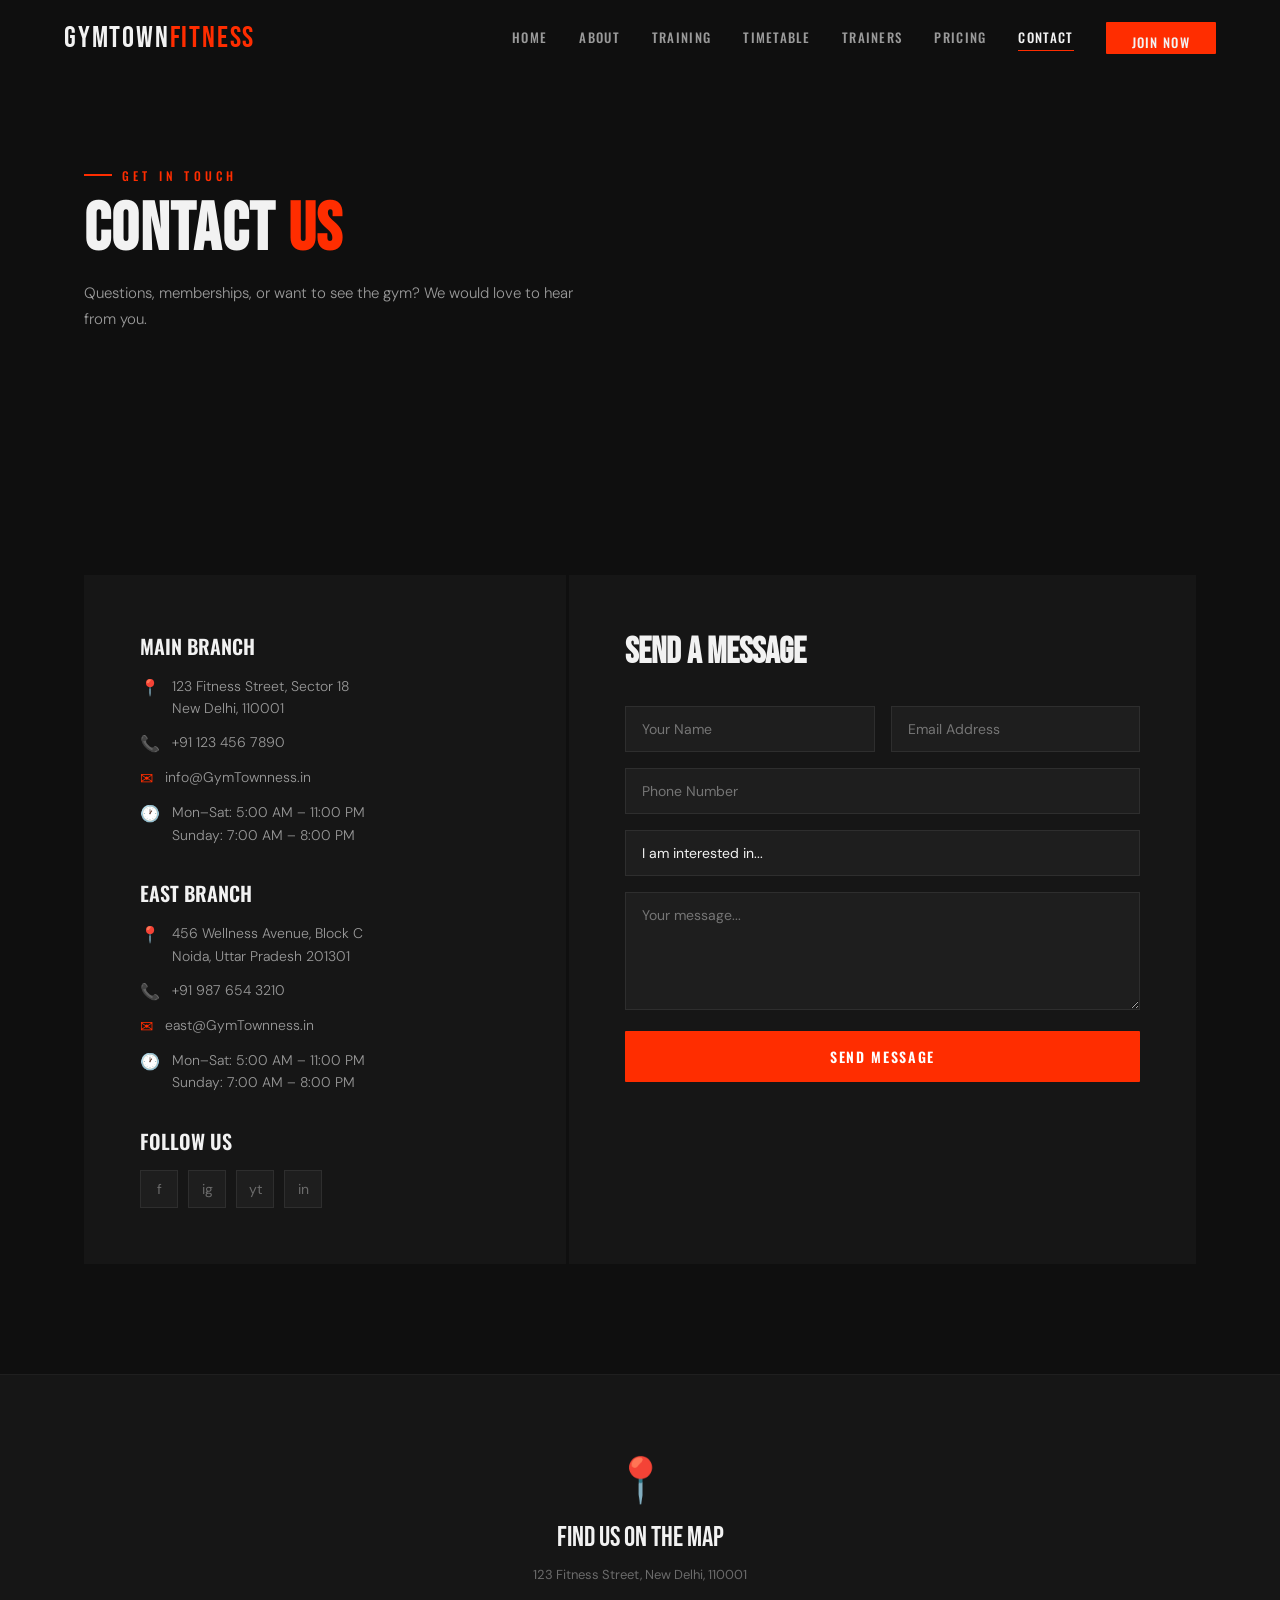
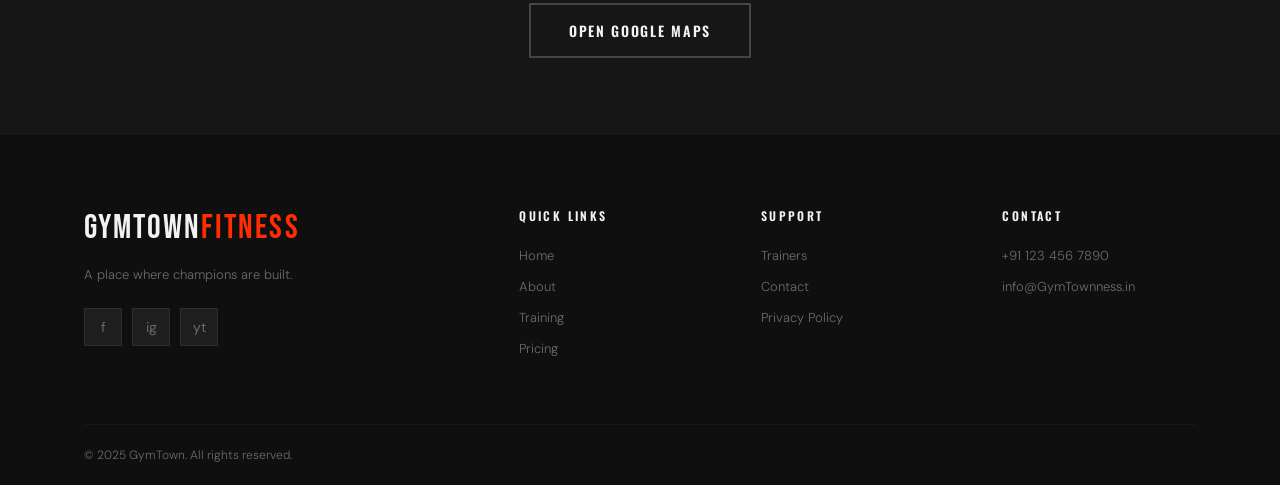
<file: pages/contact.html>
<!DOCTYPE html>
<html lang="en">
<head>
  <meta charset="UTF-8"/><meta name="viewport" content="width=device-width, initial-scale=1.0"/>
  <title>Contact | GymTownFitness</title>
  <link rel="stylesheet" href="../css/style.css"/>
</head>
<body>
<nav class="navbar">
  <a href="../index.html" class="logo">GymTown<span>Fitness</span></a>
  <div class="nav-links">
    <a href="../index.html">Home</a><a href="about.html">About</a>
    <a href="classes.html">Training</a><a href="timetable.html">Timetable</a>
    <a href="trainers.html">Trainers</a><a href="pricing.html">Pricing</a>
    <a href="contact.html" class="active">Contact</a><a href="contact.html" class="nav-cta">Join Now</a>
  </div>
  <div class="hamburger"><span></span><span></span><span></span></div>
</nav>

<div class="page-header">
  <div class="container page-header-inner">
    <div class="eyebrow">Get In Touch</div>
    <h1 class="section-title">Contact <span class="text-accent">Us</span></h1>
    <p class="section-sub">Questions, memberships, or want to see the gym? We would love to hear from you.</p>
  </div>
</div>

<section class="contact-bg section-pad">
  <div class="container">
    <div class="contact-grid">
      <div class="contact-info-box reveal">
        <h3>Main Branch</h3>
        <div class="c-row"><span class="c-icon">&#128205;</span><p>123 Fitness Street, Sector 18<br>New Delhi, 110001</p></div>
        <div class="c-row"><span class="c-icon">&#128222;</span><p><a href="tel:+911234567890">+91 123 456 7890</a></p></div>
        <div class="c-row"><span class="c-icon">&#9993;</span><p><a href="mailto:info@GymTownness.in">info@GymTownness.in</a></p></div>
        <div class="c-row"><span class="c-icon">&#128336;</span><p>Mon–Sat: 5:00 AM – 11:00 PM<br>Sunday: 7:00 AM – 8:00 PM</p></div>

        <h3>East Branch</h3>
        <div class="c-row"><span class="c-icon">&#128205;</span><p>456 Wellness Avenue, Block C<br>Noida, Uttar Pradesh 201301</p></div>
        <div class="c-row"><span class="c-icon">&#128222;</span><p><a href="tel:+919876543210">+91 987 654 3210</a></p></div>
        <div class="c-row"><span class="c-icon">&#9993;</span><p><a href="mailto:east@GymTownness.in">east@GymTownness.in</a></p></div>
        <div class="c-row"><span class="c-icon">&#128336;</span><p>Mon–Sat: 5:00 AM – 11:00 PM<br>Sunday: 7:00 AM – 8:00 PM</p></div>

        <h3>Follow Us</h3>
        <div style="display:flex;gap:10px;margin-top:8px">
          <div class="fsoc">f</div><div class="fsoc">ig</div>
          <div class="fsoc">yt</div><div class="fsoc">in</div>
        </div>
      </div>

      <div class="contact-form-box reveal">
        <h3>Send a Message</h3>
        <form id="contactForm" novalidate>
          <div class="f-row-2">
            <div class="f-group"><input type="text" placeholder="Your Name" required/></div>
            <div class="f-group"><input type="email" placeholder="Email Address" required/></div>
          </div>
          <div class="f-group"><input type="tel" placeholder="Phone Number"/></div>
          <div class="f-group">
            <select>
              <option value="">I am interested in...</option>
              <option>General Membership</option>
              <option>Personal Training</option>
              <option>Free Trial</option>
              <option>Class Schedule</option>
              <option>Corporate Membership</option>
              <option>Other</option>
            </select>
          </div>
          <div class="f-group"><textarea placeholder="Your message..." rows="5"></textarea></div>
          <button type="submit" class="btn btn-red submit-btn" style="width:100%;justify-content:center;border:none">Send Message</button>
        </form>
      </div>
    </div>
  </div>
</section>

<!-- Map placeholder -->
<div style="background:var(--dark2);height:360px;display:flex;flex-direction:column;align-items:center;justify-content:center;gap:12px;border-top:1px solid rgba(255,255,255,0.04)">
  <div style="font-size:44px">&#128205;</div>
  <div style="font-family:var(--display);font-size:28px;text-transform:uppercase">Find Us On The Map</div>
  <p style="font-size:13px;color:var(--gray)">123 Fitness Street, New Delhi, 110001</p>
  <a href="https://maps.google.com" target="_blank" rel="noopener" class="btn btn-ghost" style="margin-top:8px">Open Google Maps</a>
</div>

<footer><div class="container"><div class="foot-top"><div class="foot-brand"><div class="logo">GymTown<span>Fitness</span></div><p>A place where champions are built.</p><div class="foot-socials"><div class="fsoc">f</div><div class="fsoc">ig</div><div class="fsoc">yt</div></div></div><div class="foot-col"><h4>Quick Links</h4><ul><li><a href="../index.html">Home</a></li><li><a href="about.html">About</a></li><li><a href="classes.html">Training</a></li><li><a href="pricing.html">Pricing</a></li></ul></div><div class="foot-col"><h4>Support</h4><ul><li><a href="trainers.html">Trainers</a></li><li><a href="contact.html">Contact</a></li><li><a href="#">Privacy Policy</a></li></ul></div><div class="foot-col"><h4>Contact</h4><ul><li><a href="tel:+911234567890">+91 123 456 7890</a></li><li><a href="mailto:info@GymTownness.in">info@GymTownness.in</a></li></ul></div></div><div class="foot-bottom"><p>&copy; 2025 GymTown. All rights reserved.</p></div></div></footer>
<script src="../js/main.js"></script>
</body>
</html>
</file>
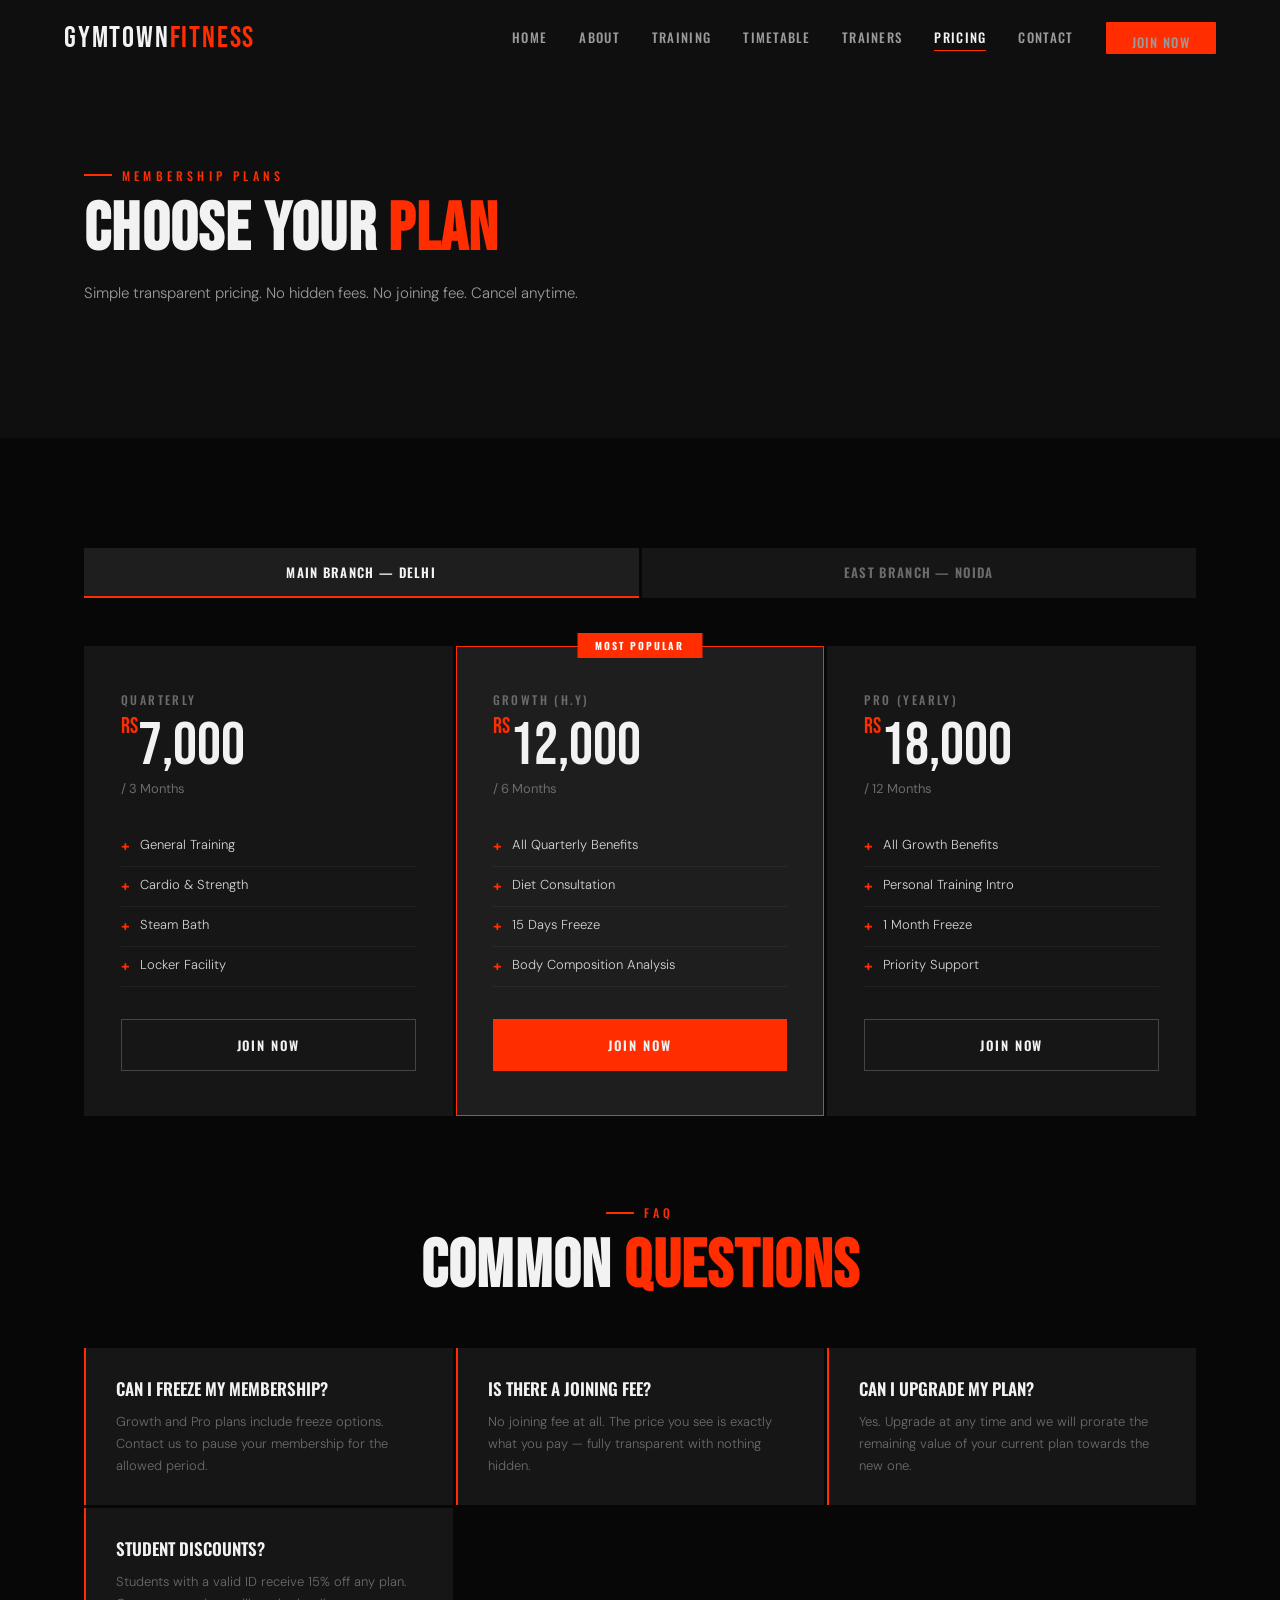
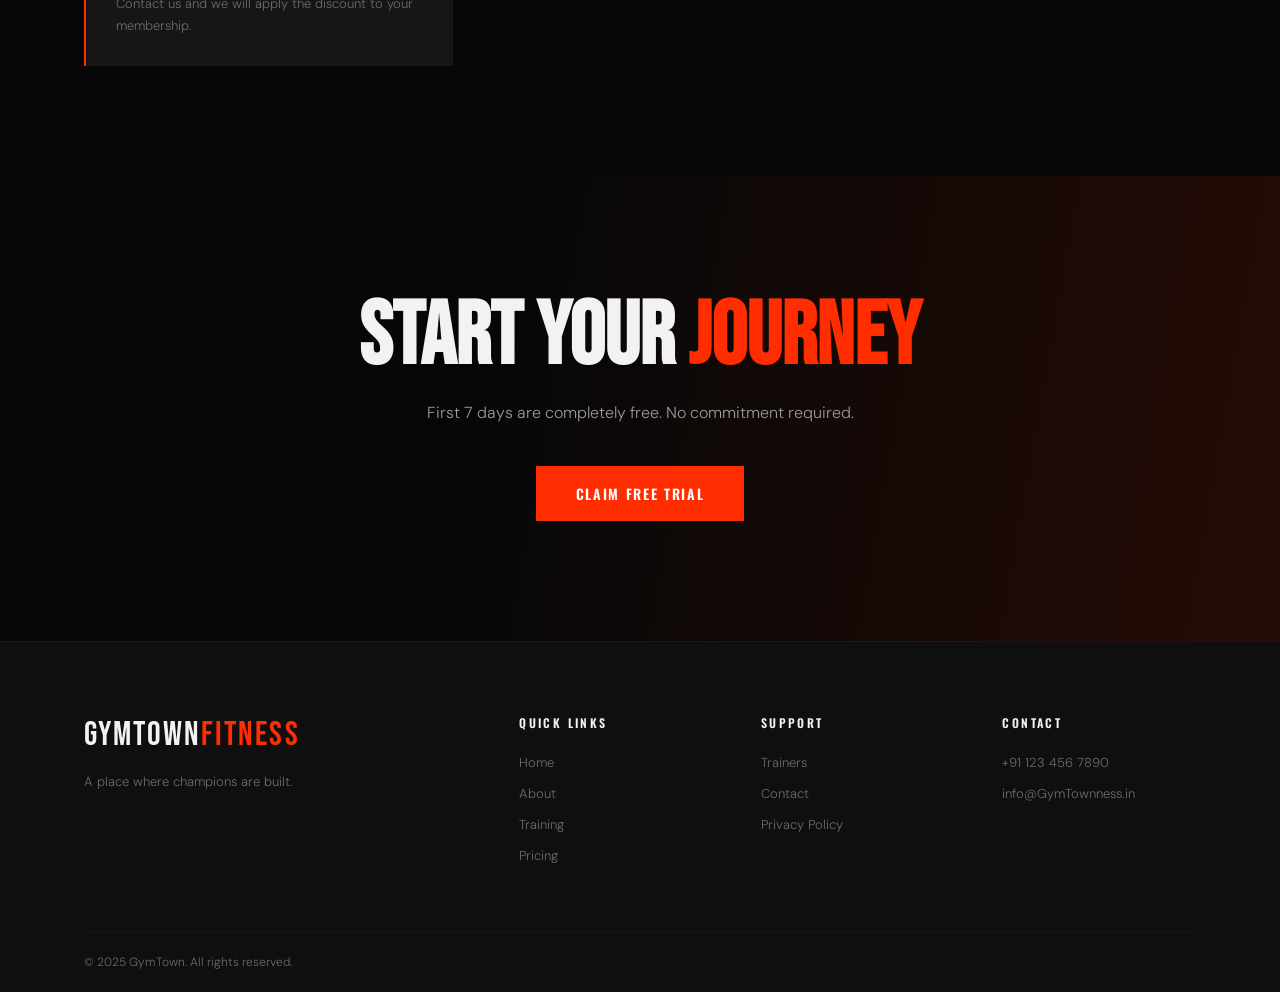
<file: pages/pricing.html>
<!DOCTYPE html>
<html lang="en">
<head>
  <meta charset="UTF-8"/><meta name="viewport" content="width=device-width, initial-scale=1.0"/>
  <title>Pricing | GymTownFitness</title>
  <link rel="stylesheet" href="../css/style.css"/>
</head>
<body>
<nav class="navbar">
  <a href="../index.html" class="logo">GymTown<span>Fitness</span></a>
  <div class="nav-links">
    <a href="../index.html">Home</a><a href="about.html">About</a>
    <a href="classes.html">Training</a><a href="timetable.html">Timetable</a>
    <a href="trainers.html">Trainers</a><a href="pricing.html" class="active">Pricing</a>
    <a href="contact.html">Contact</a><a href="contact.html" class="nav-cta">Join Now</a>
  </div>
  <div class="hamburger"><span></span><span></span><span></span></div>
</nav>

<div class="page-header">
  <div class="container page-header-inner">
    <div class="eyebrow">Membership Plans</div>
    <h1 class="section-title">Choose Your <span class="text-accent">Plan</span></h1>
    <p class="section-sub">Simple transparent pricing. No hidden fees. No joining fee. Cancel anytime.</p>
  </div>
</div>

<section class="pricing-bg section-pad">
  <div class="container">
    <div class="branch-tabs" data-tab-group="pricing">
      <button class="branch-tab active" data-tab="b1">Main Branch — Delhi</button>
      <button class="branch-tab" data-tab="b2">East Branch — Noida</button>
    </div>
    <div class="pricing-panel active" data-panel="pricing" data-tab-value="b1">
      <div class="price-card reveal"><div class="plan-label">Quarterly</div><div class="plan-amt"><sup>Rs</sup>7,000</div><div class="plan-per">/ 3 Months</div><ul class="plan-feats"><li>General Training</li><li>Cardio &amp; Strength</li><li>Steam Bath</li><li>Locker Facility</li></ul><a href="contact.html" class="plan-btn">Join Now</a></div>
      <div class="price-card hot reveal"><div class="hot-badge">Most Popular</div><div class="plan-label">Growth (H.Y)</div><div class="plan-amt"><sup>Rs</sup>12,000</div><div class="plan-per">/ 6 Months</div><ul class="plan-feats"><li>All Quarterly Benefits</li><li>Diet Consultation</li><li>15 Days Freeze</li><li>Body Composition Analysis</li></ul><a href="contact.html" class="plan-btn">Join Now</a></div>
      <div class="price-card reveal"><div class="plan-label">Pro (Yearly)</div><div class="plan-amt"><sup>Rs</sup>18,000</div><div class="plan-per">/ 12 Months</div><ul class="plan-feats"><li>All Growth Benefits</li><li>Personal Training Intro</li><li>1 Month Freeze</li><li>Priority Support</li></ul><a href="contact.html" class="plan-btn">Join Now</a></div>
    </div>
    <div class="pricing-panel" data-panel="pricing" data-tab-value="b2">
      <div class="price-card reveal"><div class="plan-label">Quarterly</div><div class="plan-amt"><sup>Rs</sup>12,000</div><div class="plan-per">/ 3 Months</div><ul class="plan-feats"><li>General Training</li><li>Advanced Equipment</li><li>Steam &amp; Shower</li><li>Locker Facility</li></ul><a href="contact.html" class="plan-btn">Join Now</a></div>
      <div class="price-card hot reveal"><div class="hot-badge">Most Popular</div><div class="plan-label">Growth (H.Y)</div><div class="plan-amt"><sup>Rs</sup>16,000</div><div class="plan-per">/ 6 Months</div><ul class="plan-feats"><li>All Quarterly Benefits</li><li>Diet Consultation</li><li>Free Merchandise</li><li>Body Composition Analysis</li></ul><a href="contact.html" class="plan-btn">Join Now</a></div>
      <div class="price-card reveal"><div class="plan-label">Pro (Yearly)</div><div class="plan-amt"><sup>Rs</sup>22,000</div><div class="plan-per">/ 12 Months</div><ul class="plan-feats"><li>All Growth Benefits</li><li>2 PT Sessions Free</li><li>Guest Passes</li><li>Personalised Coaching</li></ul><a href="contact.html" class="plan-btn">Join Now</a></div>
    </div>

    <!-- FAQ -->
    <div style="margin-top:88px">
      <div class="text-center" style="margin-bottom:48px"><div class="eyebrow">FAQ</div><h2 class="section-title">Common <span class="text-accent">Questions</span></h2></div>
      <div style="display:grid;grid-template-columns:repeat(auto-fit,minmax(280px,1fr));gap:3px">
        <div style="background:var(--dark2);padding:28px 30px;border-left:2px solid var(--accent)" class="reveal"><h3 style="font-family:var(--heading);font-size:17px;font-weight:600;text-transform:uppercase;margin-bottom:10px">Can I freeze my membership?</h3><p style="font-size:13px;color:var(--gray);line-height:1.7;font-weight:300">Growth and Pro plans include freeze options. Contact us to pause your membership for the allowed period.</p></div>
        <div style="background:var(--dark2);padding:28px 30px;border-left:2px solid var(--accent)" class="reveal"><h3 style="font-family:var(--heading);font-size:17px;font-weight:600;text-transform:uppercase;margin-bottom:10px">Is there a joining fee?</h3><p style="font-size:13px;color:var(--gray);line-height:1.7;font-weight:300">No joining fee at all. The price you see is exactly what you pay — fully transparent with nothing hidden.</p></div>
        <div style="background:var(--dark2);padding:28px 30px;border-left:2px solid var(--accent)" class="reveal"><h3 style="font-family:var(--heading);font-size:17px;font-weight:600;text-transform:uppercase;margin-bottom:10px">Can I upgrade my plan?</h3><p style="font-size:13px;color:var(--gray);line-height:1.7;font-weight:300">Yes. Upgrade at any time and we will prorate the remaining value of your current plan towards the new one.</p></div>
        <div style="background:var(--dark2);padding:28px 30px;border-left:2px solid var(--accent)" class="reveal"><h3 style="font-family:var(--heading);font-size:17px;font-weight:600;text-transform:uppercase;margin-bottom:10px">Student discounts?</h3><p style="font-size:13px;color:var(--gray);line-height:1.7;font-weight:300">Students with a valid ID receive 15% off any plan. Contact us and we will apply the discount to your membership.</p></div>
      </div>
    </div>
  </div>
</section>

<section class="cta-band">
  <h2 class="reveal">Start Your <span class="text-accent">Journey</span></h2>
  <p class="reveal">First 7 days are completely free. No commitment required.</p>
  <a href="contact.html" class="btn btn-red reveal">Claim Free Trial</a>
</section>

<footer><div class="container"><div class="foot-top"><div class="foot-brand"><div class="logo">GymTown<span>Fitness</span></div><p>A place where champions are built.</p></div><div class="foot-col"><h4>Quick Links</h4><ul><li><a href="../index.html">Home</a></li><li><a href="about.html">About</a></li><li><a href="classes.html">Training</a></li><li><a href="pricing.html">Pricing</a></li></ul></div><div class="foot-col"><h4>Support</h4><ul><li><a href="trainers.html">Trainers</a></li><li><a href="contact.html">Contact</a></li><li><a href="#">Privacy Policy</a></li></ul></div><div class="foot-col"><h4>Contact</h4><ul><li><a href="tel:+911234567890">+91 123 456 7890</a></li><li><a href="mailto:info@GymTownness.in">info@GymTownness.in</a></li></ul></div></div><div class="foot-bottom"><p>&copy; 2025 GymTown. All rights reserved.</p></div></div></footer>
<script src="../js/main.js"></script>
</body>
</html>
</file>
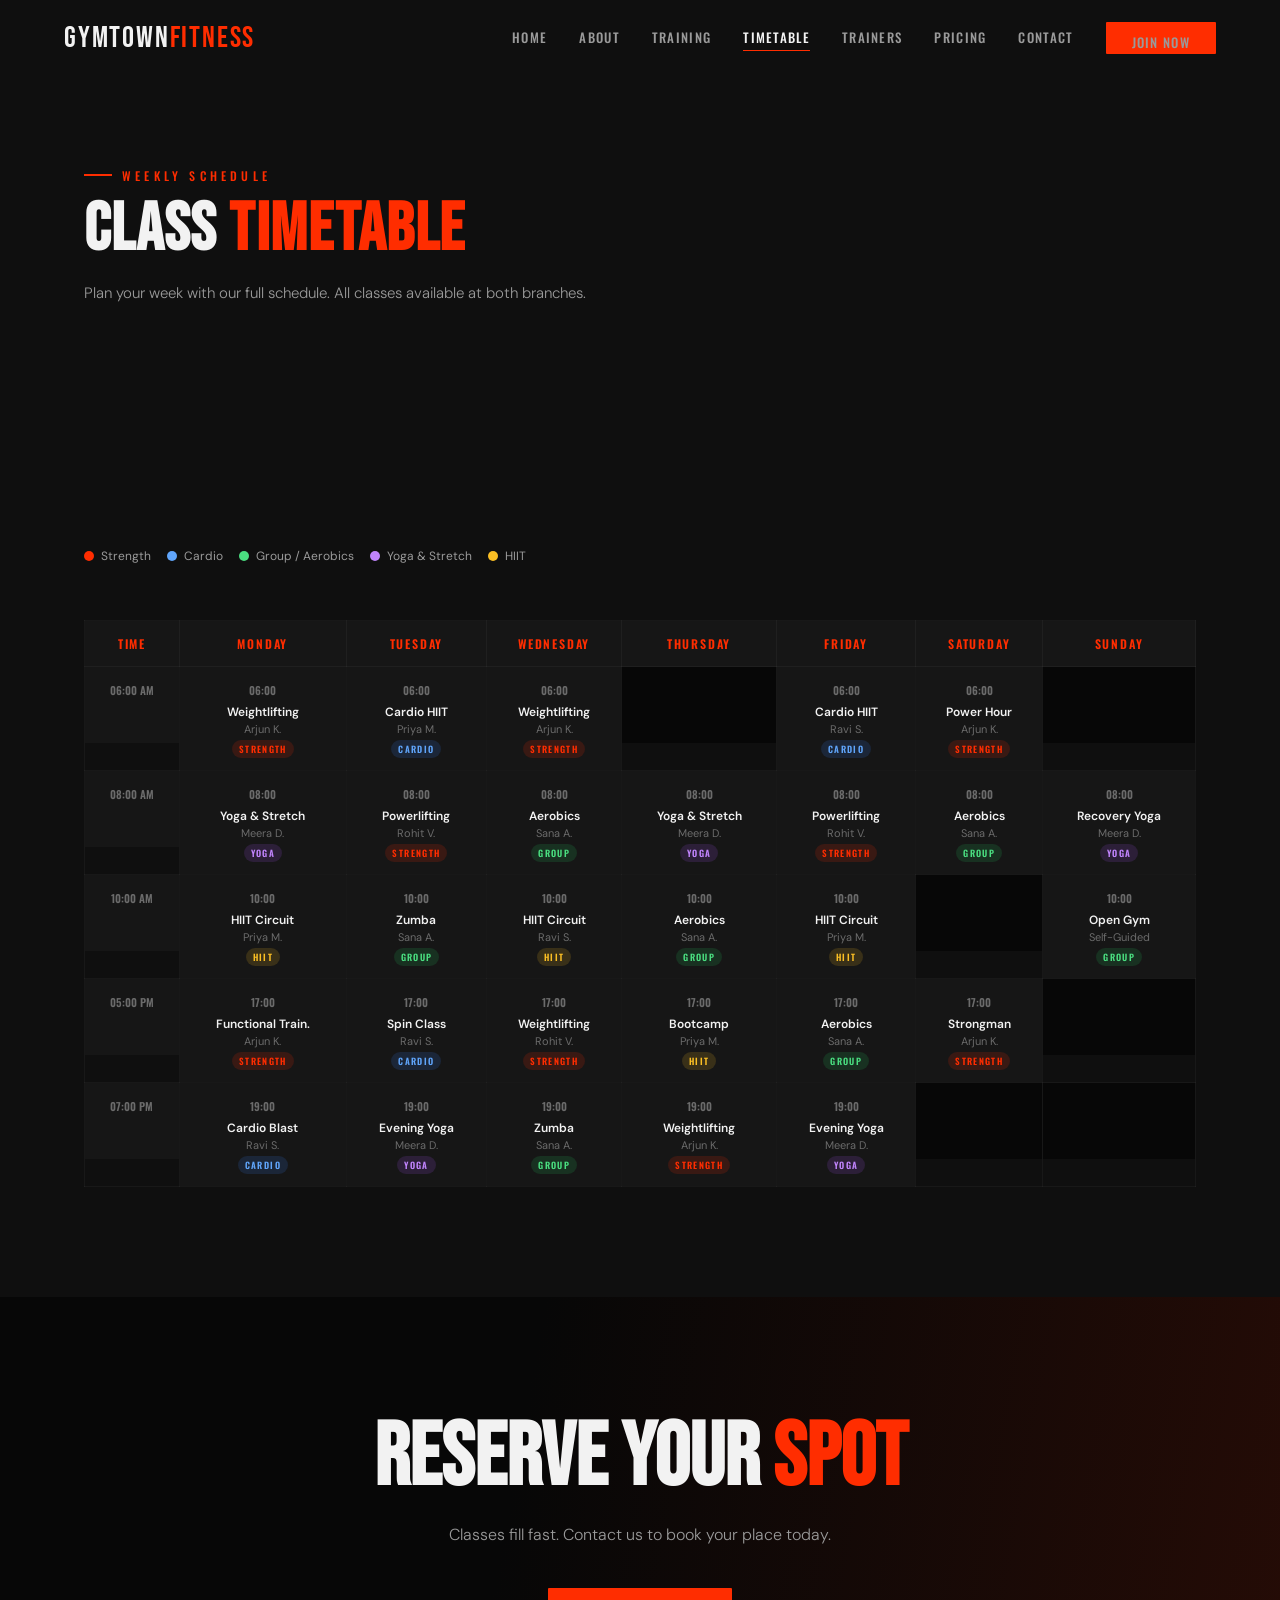
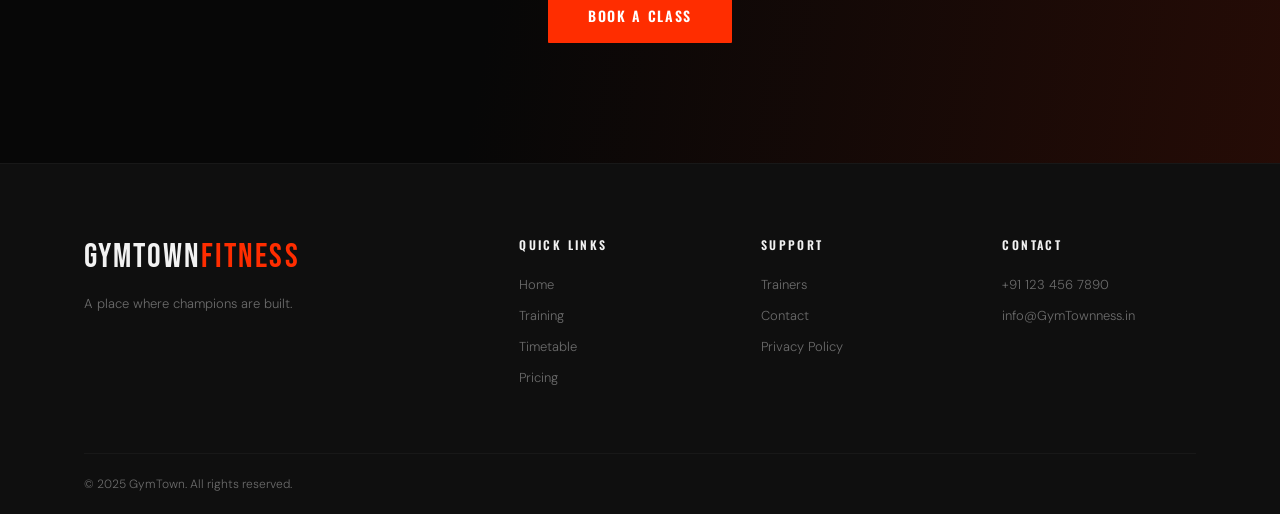
<file: pages/timetable.html>
<!DOCTYPE html>
<html lang="en">
<head>
  <meta charset="UTF-8"/><meta name="viewport" content="width=device-width, initial-scale=1.0"/>
  <title>Timetable | GymTownFitness</title>
  <link rel="stylesheet" href="../css/style.css"/>
</head>
<body>
<nav class="navbar">
  <a href="../index.html" class="logo">GymTown<span>Fitness</span></a>
  <div class="nav-links">
    <a href="../index.html">Home</a><a href="about.html">About</a>
    <a href="classes.html">Training</a><a href="timetable.html" class="active">Timetable</a>
    <a href="trainers.html">Trainers</a><a href="pricing.html">Pricing</a>
    <a href="contact.html">Contact</a><a href="contact.html" class="nav-cta">Join Now</a>
  </div>
  <div class="hamburger"><span></span><span></span><span></span></div>
</nav>

<div class="page-header">
  <div class="container page-header-inner">
    <div class="eyebrow">Weekly Schedule</div>
    <h1 class="section-title">Class <span class="text-accent">Timetable</span></h1>
    <p class="section-sub">Plan your week with our full schedule. All classes available at both branches.</p>
  </div>
</div>

<section class="tt-bg section-pad">
  <div class="container">
    <div class="tt-legend">
      <div class="tt-leg-item"><div class="tt-leg-dot" style="background:#ff2d00"></div>Strength</div>
      <div class="tt-leg-item"><div class="tt-leg-dot" style="background:#60a5fa"></div>Cardio</div>
      <div class="tt-leg-item"><div class="tt-leg-dot" style="background:#4ade80"></div>Group / Aerobics</div>
      <div class="tt-leg-item"><div class="tt-leg-dot" style="background:#c084fc"></div>Yoga &amp; Stretch</div>
      <div class="tt-leg-item"><div class="tt-leg-dot" style="background:#fbbf24"></div>HIIT</div>
    </div>
    <div class="tt-scroll reveal">
      <table class="tt-table">
        <thead>
          <tr>
            <th>Time</th><th>Monday</th><th>Tuesday</th><th>Wednesday</th>
            <th>Thursday</th><th>Friday</th><th>Saturday</th><th>Sunday</th>
          </tr>
        </thead>
        <tbody>
          <tr>
            <td><div class="tt-slot"><span class="tt-time-label">06:00 AM</span></div></td>
            <td><div class="tt-slot"><span class="tt-time-label">06:00</span><span class="tt-cname">Weightlifting</span><span class="tt-trainer">Arjun K.</span><span class="tt-pill s">Strength</span></div></td>
            <td><div class="tt-slot"><span class="tt-time-label">06:00</span><span class="tt-cname">Cardio HIIT</span><span class="tt-trainer">Priya M.</span><span class="tt-pill c">Cardio</span></div></td>
            <td><div class="tt-slot"><span class="tt-time-label">06:00</span><span class="tt-cname">Weightlifting</span><span class="tt-trainer">Arjun K.</span><span class="tt-pill s">Strength</span></div></td>
            <td><div class="tt-slot tt-empty"></div></td>
            <td><div class="tt-slot"><span class="tt-time-label">06:00</span><span class="tt-cname">Cardio HIIT</span><span class="tt-trainer">Ravi S.</span><span class="tt-pill c">Cardio</span></div></td>
            <td><div class="tt-slot"><span class="tt-time-label">06:00</span><span class="tt-cname">Power Hour</span><span class="tt-trainer">Arjun K.</span><span class="tt-pill s">Strength</span></div></td>
            <td><div class="tt-slot tt-empty"></div></td>
          </tr>
          <tr>
            <td><div class="tt-slot"><span class="tt-time-label">08:00 AM</span></div></td>
            <td><div class="tt-slot"><span class="tt-time-label">08:00</span><span class="tt-cname">Yoga &amp; Stretch</span><span class="tt-trainer">Meera D.</span><span class="tt-pill y">Yoga</span></div></td>
            <td><div class="tt-slot"><span class="tt-time-label">08:00</span><span class="tt-cname">Powerlifting</span><span class="tt-trainer">Rohit V.</span><span class="tt-pill s">Strength</span></div></td>
            <td><div class="tt-slot"><span class="tt-time-label">08:00</span><span class="tt-cname">Aerobics</span><span class="tt-trainer">Sana A.</span><span class="tt-pill g">Group</span></div></td>
            <td><div class="tt-slot"><span class="tt-time-label">08:00</span><span class="tt-cname">Yoga &amp; Stretch</span><span class="tt-trainer">Meera D.</span><span class="tt-pill y">Yoga</span></div></td>
            <td><div class="tt-slot"><span class="tt-time-label">08:00</span><span class="tt-cname">Powerlifting</span><span class="tt-trainer">Rohit V.</span><span class="tt-pill s">Strength</span></div></td>
            <td><div class="tt-slot"><span class="tt-time-label">08:00</span><span class="tt-cname">Aerobics</span><span class="tt-trainer">Sana A.</span><span class="tt-pill g">Group</span></div></td>
            <td><div class="tt-slot"><span class="tt-time-label">08:00</span><span class="tt-cname">Recovery Yoga</span><span class="tt-trainer">Meera D.</span><span class="tt-pill y">Yoga</span></div></td>
          </tr>
          <tr>
            <td><div class="tt-slot"><span class="tt-time-label">10:00 AM</span></div></td>
            <td><div class="tt-slot"><span class="tt-time-label">10:00</span><span class="tt-cname">HIIT Circuit</span><span class="tt-trainer">Priya M.</span><span class="tt-pill h">HIIT</span></div></td>
            <td><div class="tt-slot"><span class="tt-time-label">10:00</span><span class="tt-cname">Zumba</span><span class="tt-trainer">Sana A.</span><span class="tt-pill g">Group</span></div></td>
            <td><div class="tt-slot"><span class="tt-time-label">10:00</span><span class="tt-cname">HIIT Circuit</span><span class="tt-trainer">Ravi S.</span><span class="tt-pill h">HIIT</span></div></td>
            <td><div class="tt-slot"><span class="tt-time-label">10:00</span><span class="tt-cname">Aerobics</span><span class="tt-trainer">Sana A.</span><span class="tt-pill g">Group</span></div></td>
            <td><div class="tt-slot"><span class="tt-time-label">10:00</span><span class="tt-cname">HIIT Circuit</span><span class="tt-trainer">Priya M.</span><span class="tt-pill h">HIIT</span></div></td>
            <td><div class="tt-slot tt-empty"></div></td>
            <td><div class="tt-slot"><span class="tt-time-label">10:00</span><span class="tt-cname">Open Gym</span><span class="tt-trainer">Self-Guided</span><span class="tt-pill g">Group</span></div></td>
          </tr>
          <tr>
            <td><div class="tt-slot"><span class="tt-time-label">05:00 PM</span></div></td>
            <td><div class="tt-slot"><span class="tt-time-label">17:00</span><span class="tt-cname">Functional Train.</span><span class="tt-trainer">Arjun K.</span><span class="tt-pill s">Strength</span></div></td>
            <td><div class="tt-slot"><span class="tt-time-label">17:00</span><span class="tt-cname">Spin Class</span><span class="tt-trainer">Ravi S.</span><span class="tt-pill c">Cardio</span></div></td>
            <td><div class="tt-slot"><span class="tt-time-label">17:00</span><span class="tt-cname">Weightlifting</span><span class="tt-trainer">Rohit V.</span><span class="tt-pill s">Strength</span></div></td>
            <td><div class="tt-slot"><span class="tt-time-label">17:00</span><span class="tt-cname">Bootcamp</span><span class="tt-trainer">Priya M.</span><span class="tt-pill h">HIIT</span></div></td>
            <td><div class="tt-slot"><span class="tt-time-label">17:00</span><span class="tt-cname">Aerobics</span><span class="tt-trainer">Sana A.</span><span class="tt-pill g">Group</span></div></td>
            <td><div class="tt-slot"><span class="tt-time-label">17:00</span><span class="tt-cname">Strongman</span><span class="tt-trainer">Arjun K.</span><span class="tt-pill s">Strength</span></div></td>
            <td><div class="tt-slot tt-empty"></div></td>
          </tr>
          <tr>
            <td><div class="tt-slot"><span class="tt-time-label">07:00 PM</span></div></td>
            <td><div class="tt-slot"><span class="tt-time-label">19:00</span><span class="tt-cname">Cardio Blast</span><span class="tt-trainer">Ravi S.</span><span class="tt-pill c">Cardio</span></div></td>
            <td><div class="tt-slot"><span class="tt-time-label">19:00</span><span class="tt-cname">Evening Yoga</span><span class="tt-trainer">Meera D.</span><span class="tt-pill y">Yoga</span></div></td>
            <td><div class="tt-slot"><span class="tt-time-label">19:00</span><span class="tt-cname">Zumba</span><span class="tt-trainer">Sana A.</span><span class="tt-pill g">Group</span></div></td>
            <td><div class="tt-slot"><span class="tt-time-label">19:00</span><span class="tt-cname">Weightlifting</span><span class="tt-trainer">Arjun K.</span><span class="tt-pill s">Strength</span></div></td>
            <td><div class="tt-slot"><span class="tt-time-label">19:00</span><span class="tt-cname">Evening Yoga</span><span class="tt-trainer">Meera D.</span><span class="tt-pill y">Yoga</span></div></td>
            <td><div class="tt-slot tt-empty"></div></td>
            <td><div class="tt-slot tt-empty"></div></td>
          </tr>
        </tbody>
      </table>
    </div>
  </div>
</section>

<section class="cta-band">
  <h2 class="reveal">Reserve Your <span class="text-accent">Spot</span></h2>
  <p class="reveal">Classes fill fast. Contact us to book your place today.</p>
  <a href="contact.html" class="btn btn-red reveal">Book a Class</a>
</section>

<footer><div class="container"><div class="foot-top"><div class="foot-brand"><div class="logo">GymTown<span>Fitness</span></div><p>A place where champions are built.</p></div><div class="foot-col"><h4>Quick Links</h4><ul><li><a href="../index.html">Home</a></li><li><a href="classes.html">Training</a></li><li><a href="timetable.html">Timetable</a></li><li><a href="pricing.html">Pricing</a></li></ul></div><div class="foot-col"><h4>Support</h4><ul><li><a href="trainers.html">Trainers</a></li><li><a href="contact.html">Contact</a></li><li><a href="#">Privacy Policy</a></li></ul></div><div class="foot-col"><h4>Contact</h4><ul><li><a href="tel:+911234567890">+91 123 456 7890</a></li><li><a href="mailto:info@GymTownness.in">info@GymTownness.in</a></li></ul></div></div><div class="foot-bottom"><p>&copy; 2025 GymTown. All rights reserved.</p></div></div></footer>
<script src="../js/main.js"></script>
</body>
</html>
</file>
<file: css/style.css>
@import url('https://fonts.googleapis.com/css2?family=Bebas+Neue&family=Oswald:wght@300;400;500;600;700&family=DM+Sans:wght@300;400;500;600&display=swap');

/* ===================================================
   ROOT VARIABLES
=================================================== */
:root {
  --accent: #ff2d00;
  --accent-dim: rgba(255,45,0,0.15);
  --black: #070707;
  --dark1: #0f0f0f;
  --dark2: #161616;
  --dark3: #1e1e1e;
  --dark4: #272727;
  --gray: #6b6b6b;
  --muted: #9a9a9a;
  --light: #d4d4d4;
  --white: #f2f2f2;
  --display: 'Bebas Neue', sans-serif;
  --heading: 'Oswald', sans-serif;
  --body: 'DM Sans', sans-serif;
  --nav-h: 76px;
}

/* ===================================================
   RESET & BASE
=================================================== */
*, *::before, *::after { box-sizing: border-box; margin: 0; padding: 0; }
html { scroll-behavior: smooth; font-size: 16px; }
body { background: var(--black); color: var(--white); font-family: var(--body); overflow-x: hidden; }
a { text-decoration: none; color: inherit; }
img { display: block; max-width: 100%; }
ul { list-style: none; }
button { cursor: pointer; }

::-webkit-scrollbar { width: 3px; }
::-webkit-scrollbar-track { background: var(--black); }
::-webkit-scrollbar-thumb { background: var(--accent); }

/* ===================================================
   UTILITIES
=================================================== */
.container { width: 100%; max-width: 1240px; margin: 0 auto; padding: 0 5%; }
.section-pad { padding: 110px 0; }
.text-accent { color: var(--accent); }
.text-center { text-align: center; }

.eyebrow {
  display: inline-flex; align-items: center; gap: 10px;
  font-family: var(--heading); font-size: 12px; font-weight: 500;
  letter-spacing: 0.35em; text-transform: uppercase; color: var(--accent);
  margin-bottom: 14px;
}
.eyebrow::before {
  content: ''; display: block;
  width: 28px; height: 2px; background: var(--accent);
}

.section-title {
  font-family: var(--display);
  font-size: clamp(40px, 5.5vw, 68px);
  line-height: 0.95; letter-spacing: 0.02em;
  text-transform: uppercase; margin-bottom: 18px;
}
.section-sub {
  font-size: 15px; font-weight: 300; color: var(--muted);
  line-height: 1.75; max-width: 520px; margin-bottom: 52px;
}
.text-center .section-sub { margin-left: auto; margin-right: auto; }
.text-center .eyebrow { display: flex; justify-content: center; }

/* Buttons */
.btn {
  display: inline-flex; align-items: center; gap: 8px;
  font-family: var(--heading); font-size: 14px;
  font-weight: 600; letter-spacing: 0.12em; text-transform: uppercase;
  padding: 15px 38px; border-radius: 1px; transition: all 0.22s;
  border: 2px solid transparent;
}
.btn-red { background: var(--accent); color: #fff; border-color: var(--accent); }
.btn-red:hover { background: transparent; color: var(--white); }
.btn-ghost { background: transparent; color: var(--white); border-color: rgba(255,255,255,0.2); }
.btn-ghost:hover { border-color: var(--white); }

/* Reveal animation */
.reveal { opacity: 0; transform: translateY(28px); transition: opacity 0.65s ease, transform 0.65s ease; }
.reveal.up { opacity: 1; transform: translateY(0); }

/* ===================================================
   NAVBAR
=================================================== */
.navbar {
  position: fixed; top: 0; left: 0; right: 0; z-index: 900;
  height: var(--nav-h);
  display: flex; align-items: center; justify-content: space-between;
  padding: 0 5%;
  transition: background 0.35s, backdrop-filter 0.35s, box-shadow 0.35s;
}
.navbar.stuck {
  background: rgba(7,7,7,0.96);
  backdrop-filter: blur(12px);
  box-shadow: 0 1px 0 rgba(255,45,0,0.25);
}
.logo {
  font-family: var(--display); font-size: 30px;
  letter-spacing: 0.06em; color: var(--white);
  flex-shrink: 0;
}
.logo span { color: var(--accent); }

.nav-links {
  display: flex; align-items: center; gap: 32px;
}
.nav-links a {
  font-family: var(--heading); font-size: 13px; font-weight: 500;
  letter-spacing: 0.1em; text-transform: uppercase; color: var(--muted);
  transition: color 0.2s; position: relative; padding-bottom: 2px;
}
.nav-links a::after {
  content: ''; position: absolute; bottom: -2px; left: 0; right: 100%;
  height: 1px; background: var(--accent); transition: right 0.25s;
}
.nav-links a:hover, .nav-links a.active { color: var(--white); }
.nav-links a:hover::after, .nav-links a.active::after { right: 0; }

.nav-cta {
  font-family: var(--heading); font-size: 13px; font-weight: 600;
  letter-spacing: 0.12em; text-transform: uppercase;
  background: var(--accent); color: #fff;
  padding: 10px 26px; border-radius: 1px;
  transition: background 0.2s; flex-shrink: 0;
}
.nav-cta:hover { background: #cc2400; color: #fff !important; }
.nav-cta::after { display: none !important; }

.hamburger {
  display: none; flex-direction: column;
  gap: 5px; padding: 4px; cursor: pointer;
}
.hamburger span { display: block; width: 24px; height: 2px; background: var(--white); transition: all 0.28s; }
.hamburger.open span:nth-child(1) { transform: translateY(7px) rotate(45deg); }
.hamburger.open span:nth-child(2) { opacity: 0; width: 0; }
.hamburger.open span:nth-child(3) { transform: translateY(-7px) rotate(-45deg); }

/* ===================================================
   HERO
=================================================== */
.hero {
  min-height: 100vh; display: flex; align-items: flex-end;
  padding-bottom: 80px; position: relative; overflow: hidden;
  background: var(--black);
}
.hero-bg {
  position: absolute; inset: 0; z-index: 0;
  background: url('https://images.unsplash.com/photo-1534438327276-14e5300c3a48?w=1800&q=85') center/cover no-repeat;
}
.hero-bg::before {
  content: ''; position: absolute; inset: 0;
  background: linear-gradient(100deg, rgba(7,7,7,0.96) 38%, rgba(7,7,7,0.5) 75%, rgba(255,45,0,0.04) 100%);
}
.hero-bg::after {
  content: ''; position: absolute; inset: 0;
  background: linear-gradient(to top, rgba(7,7,7,0.85) 0%, transparent 55%);
}
.hero-inner {
  position: relative; z-index: 1;
  padding: 0 5%; max-width: 820px;
}
.hero-kicker {
  font-family: var(--heading); font-size: 12px; font-weight: 500;
  letter-spacing: 0.4em; text-transform: uppercase; color: var(--accent);
  margin-bottom: 20px; display: flex; align-items: center; gap: 12px;
  animation: fadeUp 0.9s 0.1s both;
}
.hero-kicker span { display: block; width: 36px; height: 1px; background: var(--accent); }
.hero-h1 {
  font-family: var(--display);
  font-size: clamp(80px, 13vw, 158px);
  line-height: 0.88; letter-spacing: 0.02em;
  text-transform: uppercase;
  animation: fadeUp 0.9s 0.2s both;
}
.hero-h1 em { color: var(--accent); font-style: normal; display: block; }
.hero-desc {
  font-size: 17px; font-weight: 300; color: var(--muted);
  line-height: 1.7; max-width: 460px;
  margin: 28px 0 44px;
  animation: fadeUp 0.9s 0.35s both;
}
.hero-actions { display: flex; gap: 14px; flex-wrap: wrap; animation: fadeUp 0.9s 0.45s both; }

.hero-stats {
  position: absolute; right: 5%; bottom: 80px; z-index: 1;
  display: flex; flex-direction: column; gap: 32px; text-align: right;
  animation: fadeUp 0.9s 0.6s both;
}
.hstat-num {
  font-family: var(--display); font-size: 52px;
  line-height: 1; color: var(--white);
}
.hstat-num b { color: var(--accent); }
.hstat-label {
  font-family: var(--heading); font-size: 10px; font-weight: 500;
  letter-spacing: 0.25em; text-transform: uppercase; color: var(--gray);
}

@keyframes fadeUp {
  from { opacity: 0; transform: translateY(36px); }
  to   { opacity: 1; transform: translateY(0); }
}

/* ===================================================
   TICKER
=================================================== */
.ticker-wrap {
  background: var(--accent); overflow: hidden; height: 46px;
  display: flex; align-items: center;
}
.ticker-track {
  display: flex; gap: 0;
  animation: ticker 28s linear infinite;
  white-space: nowrap;
}
.ticker-track span {
  font-family: var(--heading); font-size: 13px; font-weight: 600;
  letter-spacing: 0.15em; text-transform: uppercase;
  color: #fff; padding: 0 36px;
}
.ticker-track span::after { content: '//'; margin-left: 36px; opacity: 0.4; }
@keyframes ticker { from { transform: translateX(0); } to { transform: translateX(-50%); } }

/* ===================================================
   WHY SECTION
=================================================== */
.why-bg { background: var(--dark1); }
.why-grid {
  display: grid; grid-template-columns: repeat(4, 1fr);
  gap: 2px; margin-top: 64px;
}
.why-card {
  background: var(--dark2); padding: 48px 36px;
  position: relative; overflow: hidden;
  transition: transform 0.3s;
}
.why-card::after {
  content: ''; position: absolute;
  bottom: 0; left: 0; right: 0; height: 2px;
  background: var(--accent);
  transform: scaleX(0); transform-origin: left;
  transition: transform 0.4s;
}
.why-card:hover { transform: translateY(-5px); }
.why-card:hover::after { transform: scaleX(1); }
.why-icon { font-size: 32px; margin-bottom: 22px; display: block; }
.why-card h3 {
  font-family: var(--heading); font-size: 19px; font-weight: 600;
  text-transform: uppercase; letter-spacing: 0.05em;
  margin-bottom: 12px; color: var(--white);
}
.why-card p { font-size: 14px; color: var(--gray); line-height: 1.75; font-weight: 300; }

/* ===================================================
   CLASSES
=================================================== */
.classes-bg { background: var(--black); }
.classes-grid {
  display: grid;
  grid-template-columns: repeat(3, 1fr);
  grid-template-rows: auto auto; gap: 3px;
}
.class-card {
  position: relative; overflow: hidden;
  height: 320px; cursor: pointer;
}
.class-card.tall { height: 400px; }
.class-card img {
  width: 100%; height: 100%; object-fit: cover;
  filter: brightness(0.55) saturate(0.8);
  transition: transform 0.65s ease, filter 0.4s;
}
.class-card:hover img { transform: scale(1.07); filter: brightness(0.35) saturate(0.6); }
.class-over {
  position: absolute; inset: 0;
  display: flex; flex-direction: column; justify-content: flex-end;
  padding: 28px 26px;
  background: linear-gradient(to top, rgba(7,7,7,0.88) 0%, transparent 60%);
}
.class-tag {
  font-family: var(--heading); font-size: 10px; font-weight: 500;
  letter-spacing: 0.3em; text-transform: uppercase;
  color: var(--accent); margin-bottom: 6px;
}
.class-name {
  font-family: var(--display); font-size: 28px; text-transform: uppercase;
}
.class-more {
  font-size: 13px; color: var(--muted); margin-top: 8px; line-height: 1.5;
  max-height: 0; overflow: hidden; transition: max-height 0.4s;
}
.class-card:hover .class-more { max-height: 60px; }

/* ===================================================
   TIMETABLE
=================================================== */
.tt-bg { background: var(--dark1); }
.tt-scroll { overflow-x: auto; margin-top: 56px; }
.tt-table { width: 100%; min-width: 720px; border-collapse: collapse; }
.tt-table th {
  font-family: var(--heading); font-size: 12px; font-weight: 600;
  letter-spacing: 0.15em; text-transform: uppercase;
  color: var(--accent); padding: 14px 10px;
  background: var(--dark2); border: 1px solid rgba(255,255,255,0.04);
  text-align: center;
}
.tt-table td { border: 1px solid rgba(255,255,255,0.04); padding: 0; vertical-align: top; }
.tt-slot {
  background: var(--dark2); padding: 12px 10px; text-align: center;
  transition: background 0.2s; min-height: 76px;
}
.tt-slot:hover { background: var(--dark3); }
.tt-time-label { font-family: var(--heading); font-size: 11px; font-weight: 600; color: var(--gray); }
.tt-cname { font-size: 12px; font-weight: 600; display: block; margin-top: 4px; }
.tt-trainer { font-size: 11px; color: var(--gray); display: block; margin-top: 2px; }
.tt-pill {
  display: inline-block; font-family: var(--heading); font-size: 9px;
  font-weight: 600; letter-spacing: 0.15em; text-transform: uppercase;
  padding: 2px 7px; border-radius: 20px; margin-top: 4px;
}
.tt-pill.s { background: rgba(255,45,0,0.15); color: var(--accent); }
.tt-pill.c { background: rgba(59,130,246,0.15); color: #60a5fa; }
.tt-pill.g { background: rgba(34,197,94,0.15); color: #4ade80; }
.tt-pill.y { background: rgba(168,85,247,0.15); color: #c084fc; }
.tt-pill.h { background: rgba(251,191,36,0.15); color: #fbbf24; }
.tt-empty { background: var(--black); }
.tt-legend { display: flex; flex-wrap: wrap; gap: 16px; margin-bottom: 20px; }
.tt-leg-item { display: flex; align-items: center; gap: 7px; font-size: 12px; color: var(--muted); }
.tt-leg-dot { width: 10px; height: 10px; border-radius: 50%; flex-shrink: 0; }

/* ===================================================
   BMI CALCULATOR
=================================================== */
.bmi-bg { background: var(--black); }
.bmi-wrap {
  display: grid; grid-template-columns: 1fr 1fr; gap: 3px;
  margin-top: 60px;
}
.bmi-form-box { background: var(--dark2); padding: 52px; }
.bmi-result-box { background: var(--dark3); padding: 52px; display: flex; flex-direction: column; justify-content: center; }
.form-label {
  font-family: var(--heading); font-size: 11px; font-weight: 500;
  letter-spacing: 0.18em; text-transform: uppercase;
  color: var(--gray); display: block; margin-bottom: 8px;
}
.form-input {
  width: 100%; background: var(--dark3); border: 1px solid rgba(255,255,255,0.07);
  color: var(--white); font-family: var(--body); font-size: 15px;
  padding: 13px 16px; outline: none; border-radius: 1px;
  transition: border-color 0.2s; margin-bottom: 18px;
  -webkit-appearance: none; appearance: none;
}
.form-input:focus { border-color: var(--accent); }
.form-input option { background: var(--dark3); }
.form-row-2 { display: grid; grid-template-columns: 1fr 1fr; gap: 16px; }
.bmi-num {
  font-family: var(--display); font-size: 104px; line-height: 1;
  color: var(--accent); margin: 20px 0 6px;
  transition: color 0.4s;
}
.bmi-status {
  font-family: var(--heading); font-size: 30px; font-weight: 600;
  text-transform: uppercase; margin-bottom: 24px;
  transition: color 0.4s;
}
.bmi-prog { background: var(--dark4); height: 6px; border-radius: 3px; overflow: hidden; margin-bottom: 36px; }
.bmi-fill { height: 100%; border-radius: 3px; width: 0; transition: width 0.8s cubic-bezier(.4,0,.2,1), background 0.4s; }
.bmi-ref { width: 100%; border-collapse: collapse; }
.bmi-ref th { font-family: var(--heading); font-size: 11px; letter-spacing: 0.15em; text-transform: uppercase; color: var(--accent); padding: 10px 14px; text-align: left; border-bottom: 1px solid rgba(255,255,255,0.06); }
.bmi-ref td { font-size: 13px; color: var(--light); padding: 10px 14px; border-bottom: 1px solid rgba(255,255,255,0.04); }

/* ===================================================
   CALORIE CALCULATOR
=================================================== */
.cal-bg { background: var(--dark1); }
.cal-wrap { display: grid; grid-template-columns: 1fr 1fr; gap: 3px; margin-top: 60px; }
.cal-form-box { background: var(--dark2); padding: 52px; }
.cal-result-box { background: var(--dark3); padding: 52px; }
.gender-row { display: flex; gap: 12px; margin-bottom: 18px; }
.gender-btn {
  flex: 1; padding: 12px; background: var(--dark4);
  border: 1px solid rgba(255,255,255,0.07); color: var(--muted);
  font-family: var(--heading); font-size: 13px; font-weight: 600;
  letter-spacing: 0.1em; text-transform: uppercase;
  transition: all 0.2s; border-radius: 1px;
}
.gender-btn.active { background: var(--accent-dim); border-color: var(--accent); color: var(--white); }
.cal-total {
  font-family: var(--display); font-size: 80px; line-height: 1;
  color: var(--accent); margin: 20px 0 6px;
}
.cal-unit { font-family: var(--heading); font-size: 16px; font-weight: 500; color: var(--gray); margin-bottom: 28px; }
.macro-row { display: flex; flex-direction: column; gap: 14px; }
.macro-item { }
.macro-label {
  font-family: var(--heading); font-size: 11px; font-weight: 500;
  letter-spacing: 0.15em; text-transform: uppercase; color: var(--gray);
  display: flex; justify-content: space-between; margin-bottom: 6px;
}
.macro-val { color: var(--white); }
.macro-bar { height: 4px; background: var(--dark4); border-radius: 2px; overflow: hidden; }
.macro-fill { height: 100%; border-radius: 2px; transition: width 0.7s ease; }

/* ===================================================
   PRICING
=================================================== */
.pricing-bg { background: var(--black); }
.branch-tabs { display: flex; gap: 3px; margin-bottom: 48px; }
.branch-tab {
  flex: 1; padding: 14px; background: var(--dark2);
  font-family: var(--heading); font-size: 13px; font-weight: 600;
  letter-spacing: 0.1em; text-transform: uppercase; color: var(--gray);
  border: none; transition: all 0.2s; border-bottom: 2px solid transparent;
}
.branch-tab.active { background: var(--dark3); color: var(--white); border-bottom-color: var(--accent); }
.pricing-panel { display: none; }
.pricing-panel.active { display: grid; grid-template-columns: repeat(3, 1fr); gap: 3px; }
.price-card {
  background: var(--dark2); padding: 44px 36px;
  position: relative; border: 1px solid transparent;
  transition: border-color 0.3s, transform 0.3s;
}
.price-card:hover { border-color: rgba(255,45,0,0.3); transform: translateY(-5px); }
.price-card.hot { background: var(--dark3); border-color: var(--accent); }
.hot-badge {
  position: absolute; top: -14px; left: 50%; transform: translateX(-50%);
  background: var(--accent); color: #fff; font-family: var(--heading);
  font-size: 10px; font-weight: 700; letter-spacing: 0.2em; text-transform: uppercase;
  padding: 5px 18px; white-space: nowrap;
}
.plan-label {
  font-family: var(--heading); font-size: 12px; font-weight: 500;
  letter-spacing: 0.2em; text-transform: uppercase; color: var(--gray); margin-bottom: 8px;
}
.plan-amt {
  font-family: var(--display); font-size: 60px; line-height: 1; color: var(--white);
}
.plan-amt sup { font-size: 22px; vertical-align: top; margin-top: 12px; color: var(--accent); }
.plan-per { font-size: 13px; color: var(--gray); margin-bottom: 30px; margin-top: 4px; }
.plan-feats { margin-bottom: 32px; }
.plan-feats li {
  display: flex; align-items: flex-start; gap: 10px;
  padding: 9px 0; border-bottom: 1px solid rgba(255,255,255,0.05);
  font-size: 13px; color: var(--light); font-weight: 300; line-height: 1.4;
}
.plan-feats li::before { content: '+'; color: var(--accent); font-weight: 700; font-size: 15px; flex-shrink: 0; }
.plan-btn {
  display: block; width: 100%; padding: 15px;
  font-family: var(--heading); font-size: 13px; font-weight: 600;
  letter-spacing: 0.15em; text-transform: uppercase;
  background: transparent; color: var(--white);
  border: 1px solid rgba(255,255,255,0.2);
  transition: all 0.2s; text-align: center;
}
.plan-btn:hover, .price-card.hot .plan-btn { background: var(--accent); border-color: var(--accent); }

/* ===================================================
   TRAINERS
=================================================== */
.trainers-bg { background: var(--dark1); }
.trainers-grid { display: grid; grid-template-columns: repeat(3, 1fr); gap: 3px; margin-top: 60px; }
.trainer-card { position: relative; overflow: hidden; }
.trainer-img { height: 360px; overflow: hidden; }
.trainer-img img { width: 100%; height: 100%; object-fit: cover; filter: grayscale(30%); transition: transform 0.55s ease, filter 0.4s; }
.trainer-card:hover .trainer-img img { transform: scale(1.06); filter: grayscale(0%); }
.trainer-body { padding: 24px 26px; background: var(--dark2); }
.trainer-name { font-family: var(--heading); font-size: 20px; font-weight: 600; text-transform: uppercase; }
.trainer-spec { font-size: 12px; color: var(--accent); font-weight: 500; letter-spacing: 0.12em; text-transform: uppercase; margin-top: 3px; }
.trainer-bio { font-size: 13px; color: var(--gray); margin-top: 10px; line-height: 1.65; font-weight: 300; }

/* ===================================================
   TESTIMONIALS
=================================================== */
.testi-bg { background: var(--black); }
.testi-grid { display: grid; grid-template-columns: repeat(3, 1fr); gap: 3px; margin-top: 60px; }
.testi-card { background: var(--dark2); padding: 36px; position: relative; overflow: hidden; }
.testi-card::before {
  content: '"'; font-family: var(--display);
  font-size: 160px; color: rgba(255,45,0,0.06);
  position: absolute; top: -20px; right: 10px;
  line-height: 1; pointer-events: none;
}
.testi-stars { color: var(--accent); font-size: 14px; letter-spacing: 2px; margin-bottom: 16px; }
.testi-text { font-size: 14px; color: var(--light); line-height: 1.75; font-style: italic; font-weight: 300; margin-bottom: 24px; }
.testi-author { display: flex; align-items: center; gap: 12px; }
.testi-avatar {
  width: 44px; height: 44px; border-radius: 50%;
  background: var(--accent); display: flex; align-items: center; justify-content: center;
  font-family: var(--display); font-size: 20px; flex-shrink: 0;
}
.testi-name { font-family: var(--heading); font-size: 15px; font-weight: 600; text-transform: uppercase; }
.testi-meta { font-size: 11px; color: var(--gray); margin-top: 2px; }

/* ===================================================
   CTA BAND
=================================================== */
.cta-band {
  background:
    linear-gradient(100deg, rgba(7,7,7,0.93) 40%, rgba(255,45,0,0.12) 100%),
    url('https://images.unsplash.com/photo-1517836357463-d25dfeac3438?w=1400&q=80') center/cover no-repeat;
  padding: 120px 5%; text-align: center;
}
.cta-band h2 { font-family: var(--display); font-size: clamp(44px, 7vw, 88px); text-transform: uppercase; line-height: 0.95; margin-bottom: 20px; }
.cta-band p { font-size: 16px; color: var(--muted); max-width: 460px; margin: 0 auto 40px; line-height: 1.7; font-weight: 300; }

/* ===================================================
   CONTACT
=================================================== */
.contact-bg { background: var(--dark1); }
.contact-grid { display: grid; grid-template-columns: 1fr 1.3fr; gap: 3px; }
.contact-info-box { background: var(--dark2); padding: 56px; }
.contact-info-box h3 {
  font-family: var(--heading); font-size: 20px; font-weight: 600;
  text-transform: uppercase; margin: 32px 0 14px; color: var(--white);
}
.contact-info-box h3:first-child { margin-top: 0; }
.c-row { display: flex; gap: 12px; margin-bottom: 12px; align-items: flex-start; }
.c-icon { color: var(--accent); font-size: 16px; margin-top: 2px; flex-shrink: 0; }
.c-row p { font-size: 14px; color: var(--muted); line-height: 1.6; font-weight: 300; }
.c-row a { color: var(--muted); transition: color 0.2s; }
.c-row a:hover { color: var(--accent); }
.contact-form-box { background: var(--dark2); padding: 56px; }
.contact-form-box h3 { font-family: var(--display); font-size: 36px; text-transform: uppercase; margin-bottom: 32px; }
.f-group { margin-bottom: 16px; }
.f-group input, .f-group textarea, .f-group select {
  width: 100%; background: var(--dark3); border: 1px solid rgba(255,255,255,0.07);
  color: var(--white); font-family: var(--body); font-size: 14px;
  padding: 13px 16px; outline: none; transition: border-color 0.2s;
  -webkit-appearance: none;
}
.f-group input:focus, .f-group textarea:focus, .f-group select:focus { border-color: var(--accent); }
.f-group textarea { resize: vertical; min-height: 110px; }
.f-row-2 { display: grid; grid-template-columns: 1fr 1fr; gap: 16px; }

/* ===================================================
   FOOTER
=================================================== */
footer { background: var(--dark1); border-top: 1px solid rgba(255,255,255,0.04); }
.foot-top { padding: 72px 0 56px; display: grid; grid-template-columns: 2fr 1fr 1fr 1fr; gap: 48px; }
.foot-brand .logo { font-size: 34px; margin-bottom: 16px; }
.foot-brand p { font-size: 13px; color: var(--gray); line-height: 1.75; font-weight: 300; max-width: 260px; }
.foot-socials { display: flex; gap: 10px; margin-top: 22px; }
.fsoc {
  width: 38px; height: 38px; background: var(--dark3);
  border: 1px solid rgba(255,255,255,0.07);
  display: flex; align-items: center; justify-content: center;
  font-size: 14px; color: var(--gray); transition: all 0.2s; cursor: pointer;
}
.fsoc:hover { background: var(--accent); border-color: var(--accent); color: #fff; }
.foot-col h4 {
  font-family: var(--heading); font-size: 12px; font-weight: 600;
  letter-spacing: 0.2em; text-transform: uppercase; color: var(--white);
  margin-bottom: 20px;
}
.foot-col ul li { margin-bottom: 10px; }
.foot-col ul li a { font-size: 13px; color: var(--gray); transition: color 0.2s; font-weight: 300; }
.foot-col ul li a:hover { color: var(--accent); }
.foot-bottom {
  border-top: 1px solid rgba(255,255,255,0.04); padding: 22px 0;
  display: flex; justify-content: space-between; align-items: center; flex-wrap: wrap; gap: 10px;
}
.foot-bottom p { font-size: 12px; color: var(--gray); font-weight: 300; }

/* ===================================================
   PAGE HEADER (inner pages)
=================================================== */
.page-header {
  padding: 160px 0 80px; position: relative; overflow: hidden; background: var(--dark1);
}
.page-header-bg {
  position: absolute; inset: 0;
  background-size: cover; background-position: center; opacity: 0.07;
}
.page-header-inner { position: relative; z-index: 1; }

/* ===================================================
   RESPONSIVE
=================================================== */
@media (max-width: 1024px) {
  .why-grid { grid-template-columns: repeat(2, 1fr); }
  .classes-grid { grid-template-columns: repeat(2, 1fr); }
  .trainers-grid { grid-template-columns: repeat(2, 1fr); }
  .testi-grid { grid-template-columns: repeat(2, 1fr); }
  .foot-top { grid-template-columns: 1fr 1fr; gap: 36px; }
  .hero-stats { display: none; }
}
@media (max-width: 768px) {
  .hamburger { display: flex; }
  .nav-links {
    position: fixed; top: var(--nav-h); left: 0; right: 0;
    background: rgba(7,7,7,0.98); flex-direction: column;
    gap: 0; padding: 12px 0 20px;
    transform: translateY(-110%); transition: transform 0.3s;
    border-bottom: 1px solid var(--accent);
  }
  .nav-links.open { transform: translateY(0); }
  .nav-links a { padding: 13px 5%; width: 100%; }
  .nav-links a::after { display: none; }
  .nav-cta { margin: 12px 5%; display: block; text-align: center; }
  .bmi-wrap, .cal-wrap, .contact-grid, .pricing-panel.active { grid-template-columns: 1fr; }
  .testi-grid, .trainers-grid, .classes-grid { grid-template-columns: 1fr; }
  .foot-top { grid-template-columns: 1fr; }
  .foot-bottom { flex-direction: column; text-align: center; }
  .form-row-2, .f-row-2 { grid-template-columns: 1fr; }
}
@media (max-width: 480px) {
  .why-grid { grid-template-columns: 1fr; }
  .branch-tabs { flex-direction: column; }
  .pricing-panel.active { grid-template-columns: 1fr; }
  .hero-h1 { font-size: 68px; }
}
</file>
